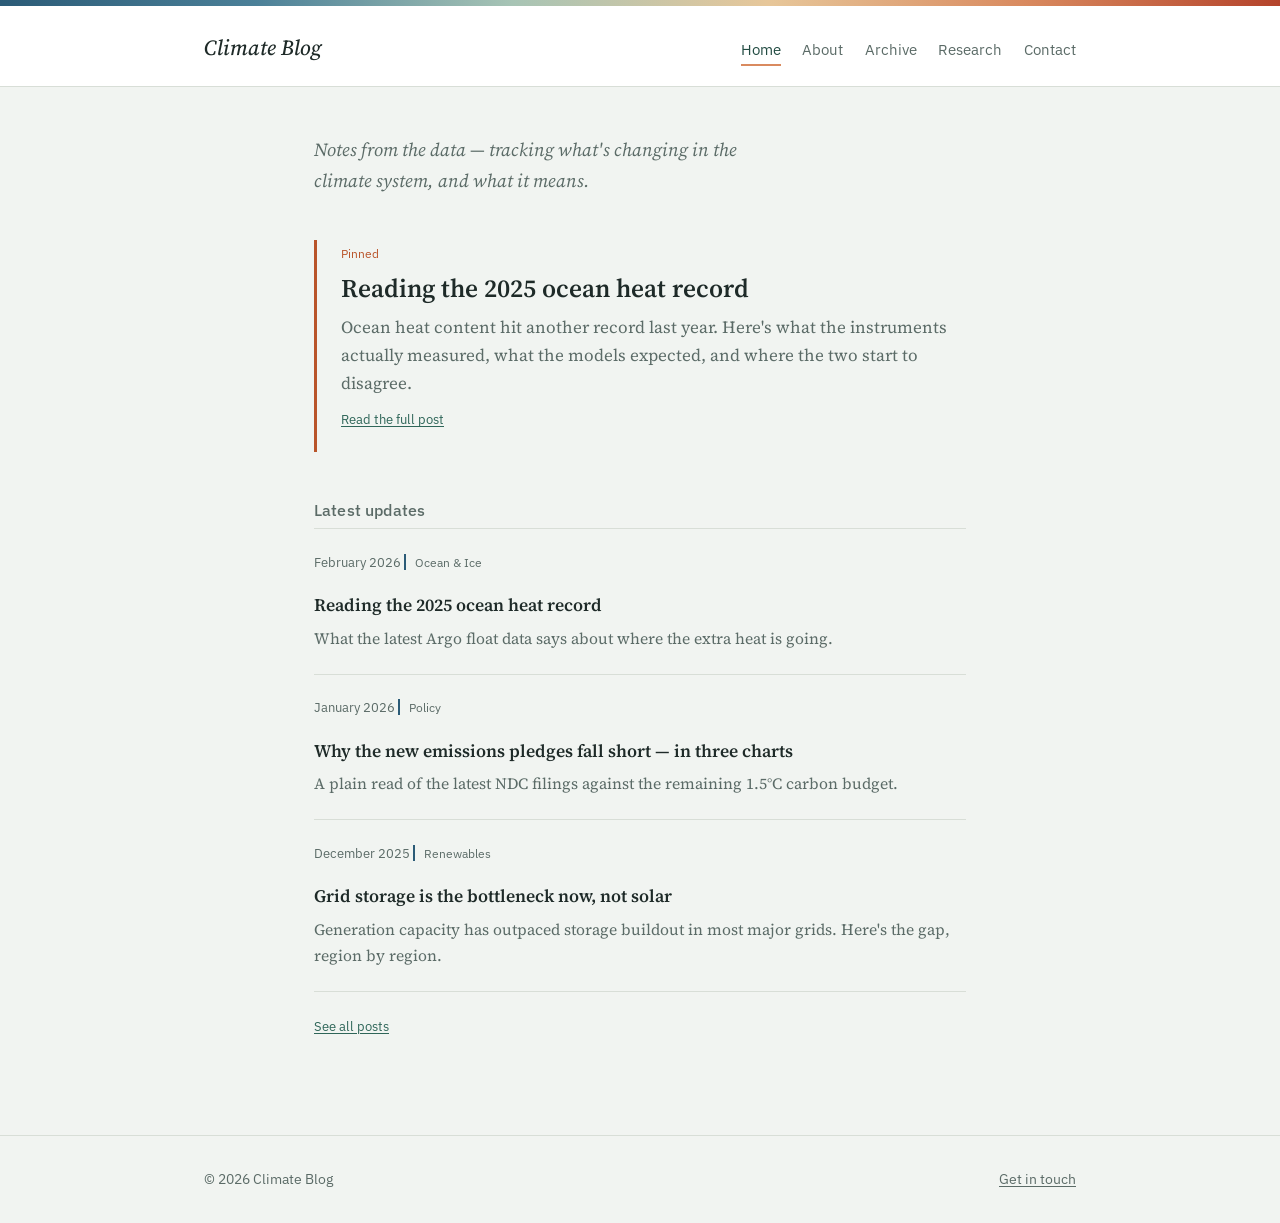
<file: index.html>
<!DOCTYPE html>
<html lang="en">
<head>
<meta charset="UTF-8">
<meta name="viewport" content="width=device-width, initial-scale=1.0">
<title>Climate Blog — Home</title>
<meta name="description" content="Research notes and commentary on climate science, tracked over time.">
<link rel="stylesheet" href="styles.css">
</head>
<body>

<div class="stripe-bar" aria-hidden="true"></div>

<header class="site-header">
  <div class="header-inner">
    <a class="wordmark" href="index.html">Climate Blog</a>
    <nav class="site-nav" aria-label="Primary">
      <a href="index.html" aria-current="page">Home</a>
      <a href="about.html">About</a>
      <a href="blog.html">Archive</a>
      <a href="research.html">Research</a>
      <a href="contact.html">Contact</a>
    </nav>
  </div>
</header>

<main>

  <p class="lede">Notes from the data — tracking what's changing in the climate system, and what it means.</p>

  <section aria-labelledby="featured-heading">
    <div class="featured">
      <p class="eyebrow-plain" id="featured-heading">Pinned</p>
      <h2><a href="posts/sample-post.html" style="color:inherit; text-decoration:none;">Reading the 2025 ocean heat record</a></h2>
      <p class="excerpt">Ocean heat content hit another record last year. Here's what the instruments actually measured, what the models expected, and where the two start to disagree.</p>
      <p class="meta"><a href="posts/sample-post.html">Read the full post</a></p>
    </div>
  </section>

  <section aria-labelledby="updates-heading">
    <h2 id="updates-heading" style="font-size:1rem; font-family:var(--sans); text-transform:none; color:var(--ink-muted); font-weight:500; letter-spacing:0.01em; margin-bottom:0.5rem;">Latest updates</h2>

    <ul class="post-list">
      <li>
        <p class="meta">February 2026 <span class="tag">Ocean &amp; Ice</span></p>
        <h3><a href="posts/sample-post.html">Reading the 2025 ocean heat record</a></h3>
        <p class="excerpt">What the latest Argo float data says about where the extra heat is going.</p>
      </li>
      <li>
        <p class="meta">January 2026 <span class="tag">Policy</span></p>
        <h3><a href="blog.html">Why the new emissions pledges fall short — in three charts</a></h3>
        <p class="excerpt">A plain read of the latest NDC filings against the remaining 1.5°C carbon budget.</p>
      </li>
      <li>
        <p class="meta">December 2025 <span class="tag">Renewables</span></p>
        <h3><a href="blog.html">Grid storage is the bottleneck now, not solar</a></h3>
        <p class="excerpt">Generation capacity has outpaced storage buildout in most major grids. Here's the gap, region by region.</p>
      </li>
    </ul>

    <p class="meta" style="margin-top:1.5rem;"><a href="blog.html">See all posts</a></p>
  </section>

</main>

<footer class="site-footer">
  <div class="footer-inner">
    <span>© 2026 Climate Blog</span>
    <span><a href="contact.html">Get in touch</a></span>
  </div>
</footer>

</body>
</html>
</file>
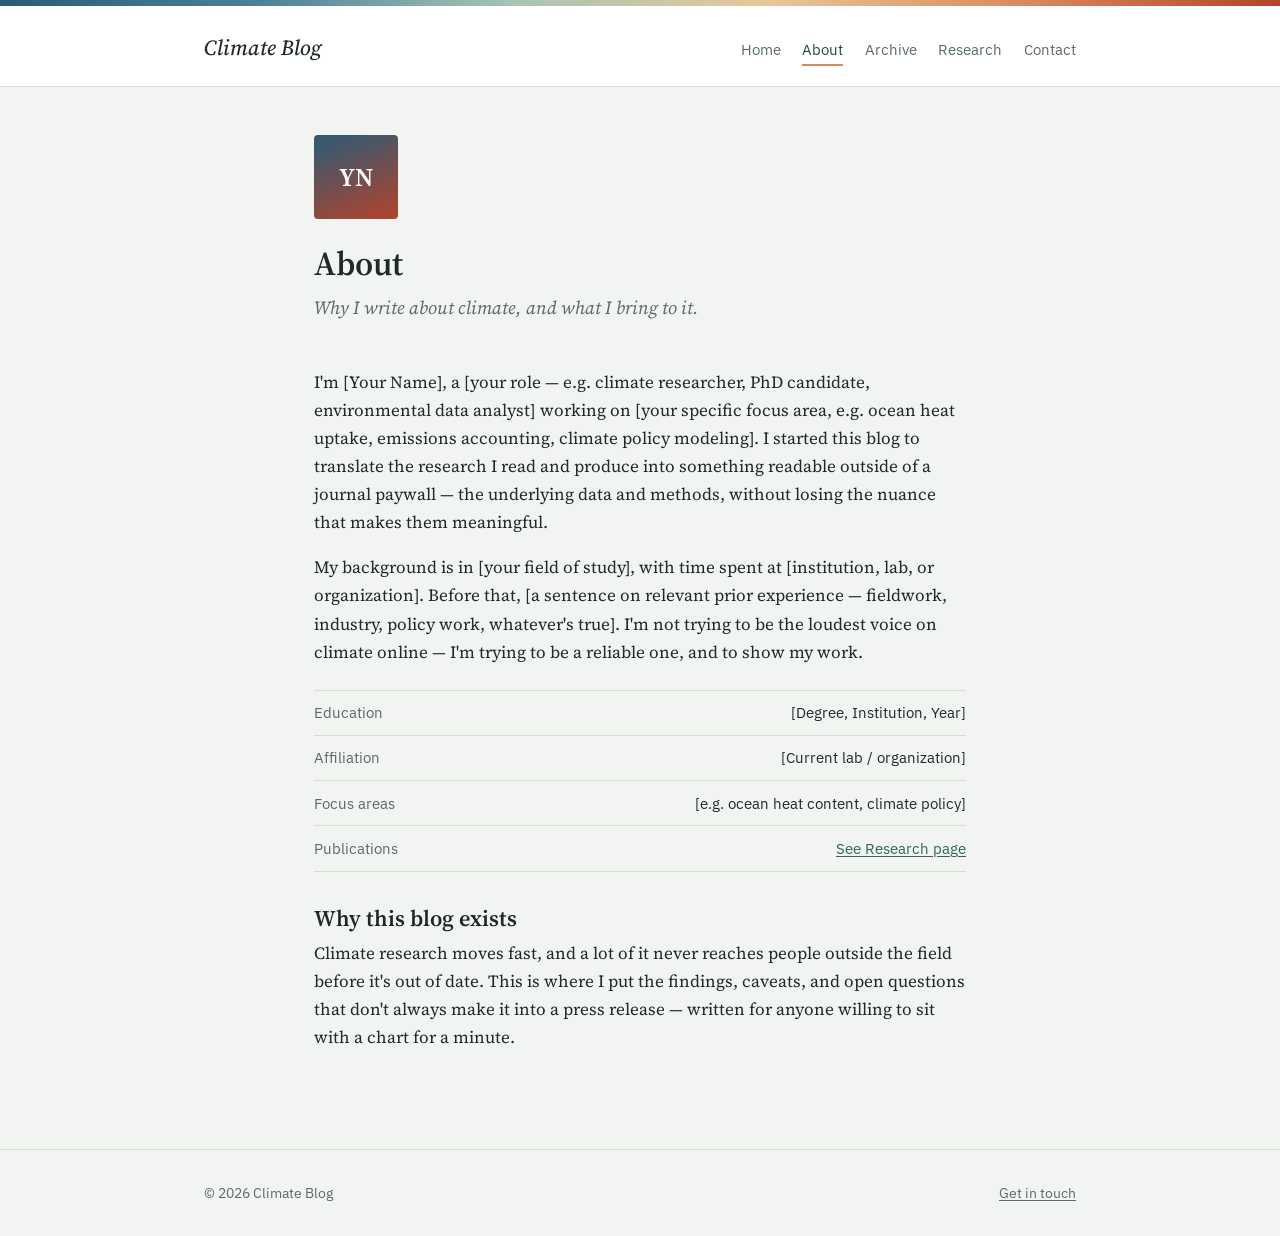
<file: about.html>
<!DOCTYPE html>
<html lang="en">
<head>
<meta charset="UTF-8">
<meta name="viewport" content="width=device-width, initial-scale=1.0">
<title>About — Climate Blog</title>
<meta name="description" content="Background and credentials behind this climate research blog.">
<link rel="stylesheet" href="styles.css">
</head>
<body>

<div class="stripe-bar" aria-hidden="true"></div>

<header class="site-header">
  <div class="header-inner">
    <a class="wordmark" href="index.html">Climate Blog</a>
    <nav class="site-nav" aria-label="Primary">
      <a href="index.html">Home</a>
      <a href="about.html" aria-current="page">About</a>
      <a href="blog.html">Archive</a>
      <a href="research.html">Research</a>
      <a href="contact.html">Contact</a>
    </nav>
  </div>
</header>

<main>

  <div class="avatar-block" aria-hidden="true">YN</div>

  <h1>About</h1>
  <p class="lede">Why I write about climate, and what I bring to it.</p>

  <p>I'm [Your Name], a [your role — e.g. climate researcher, PhD candidate, environmental data analyst] working on [your specific focus area, e.g. ocean heat uptake, emissions accounting, climate policy modeling]. I started this blog to translate the research I read and produce into something readable outside of a journal paywall — the underlying data and methods, without losing the nuance that makes them meaningful.</p>

  <p>My background is in [your field of study], with time spent at [institution, lab, or organization]. Before that, [a sentence on relevant prior experience — fieldwork, industry, policy work, whatever's true]. I'm not trying to be the loudest voice on climate online — I'm trying to be a reliable one, and to show my work.</p>

  <ul class="credentials">
    <li><span class="label">Education</span><span>[Degree, Institution, Year]</span></li>
    <li><span class="label">Affiliation</span><span>[Current lab / organization]</span></li>
    <li><span class="label">Focus areas</span><span>[e.g. ocean heat content, climate policy]</span></li>
    <li><span class="label">Publications</span><span><a href="research.html">See Research page</a></span></li>
  </ul>

  <h2>Why this blog exists</h2>
  <p>Climate research moves fast, and a lot of it never reaches people outside the field before it's out of date. This is where I put the findings, caveats, and open questions that don't always make it into a press release — written for anyone willing to sit with a chart for a minute.</p>

</main>

<footer class="site-footer">
  <div class="footer-inner">
    <span>© 2026 Climate Blog</span>
    <span><a href="contact.html">Get in touch</a></span>
  </div>
</footer>

</body>
</html>
</file>
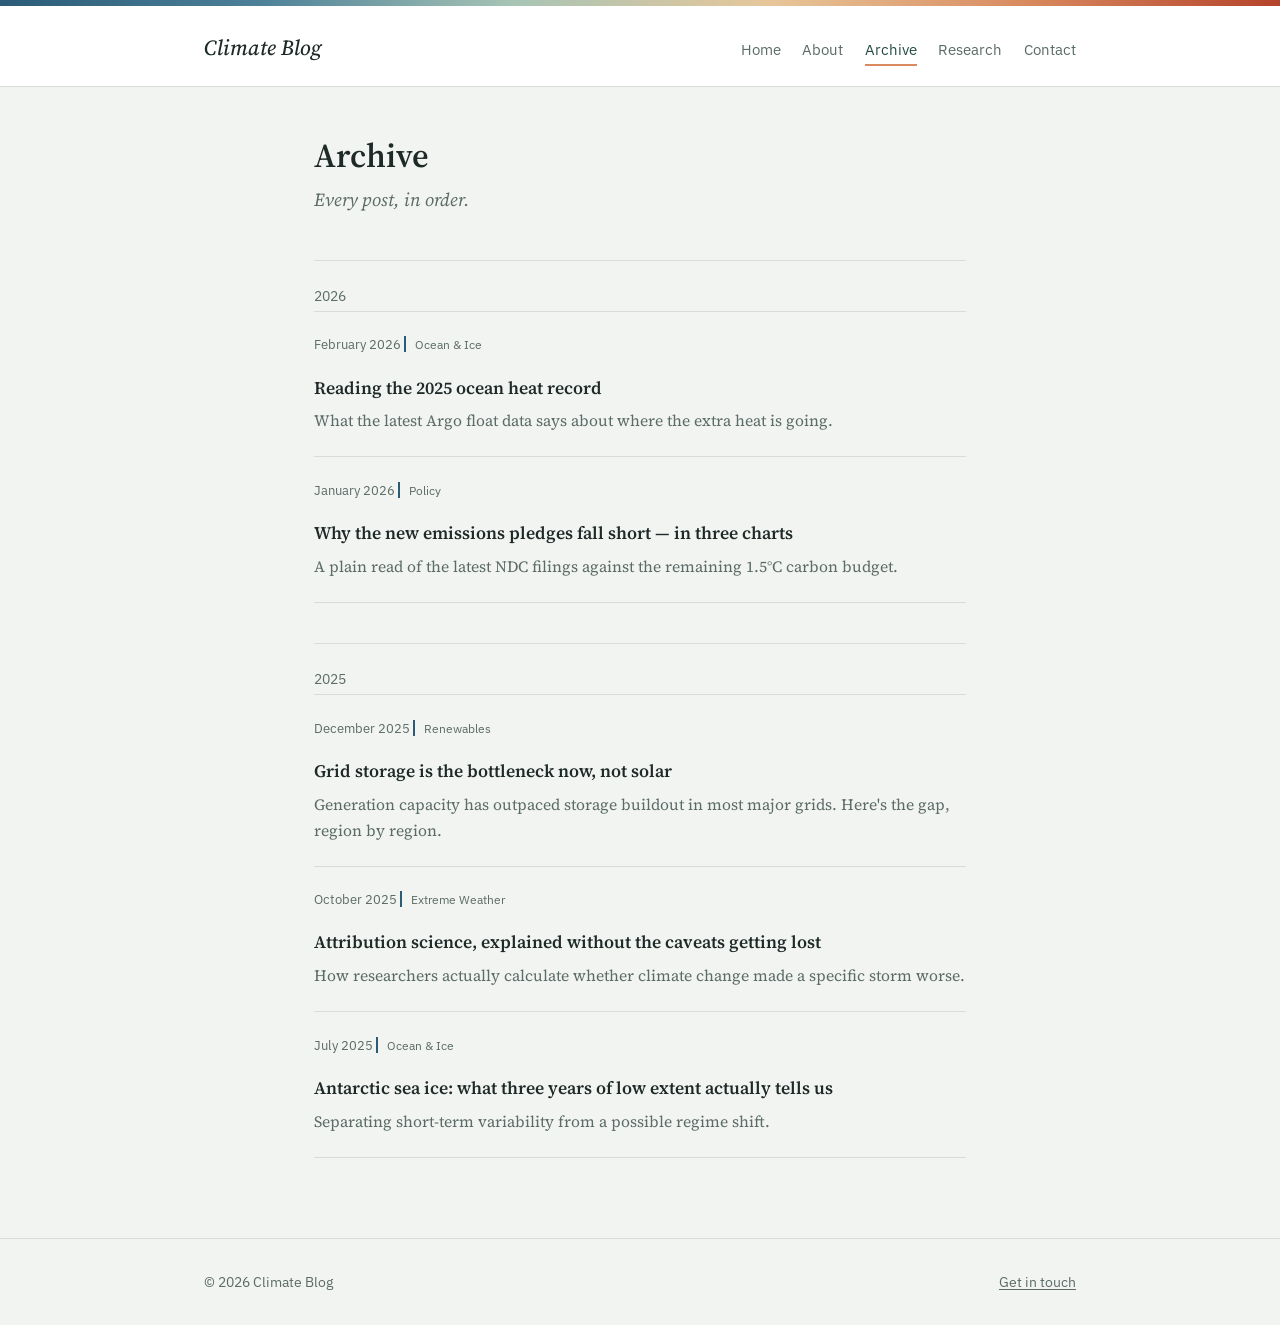
<file: blog.html>
<!DOCTYPE html>
<html lang="en">
<head>
<meta charset="UTF-8">
<meta name="viewport" content="width=device-width, initial-scale=1.0">
<title>Archive — Climate Blog</title>
<meta name="description" content="All posts, organized by date.">
<link rel="stylesheet" href="styles.css">
</head>
<body>

<div class="stripe-bar" aria-hidden="true"></div>

<header class="site-header">
  <div class="header-inner">
    <a class="wordmark" href="index.html">Climate Blog</a>
    <nav class="site-nav" aria-label="Primary">
      <a href="index.html">Home</a>
      <a href="about.html">About</a>
      <a href="blog.html" aria-current="page">Archive</a>
      <a href="research.html">Research</a>
      <a href="contact.html">Contact</a>
    </nav>
  </div>
</header>

<main>

  <h1>Archive</h1>
  <p class="lede">Every post, in order.</p>

  <p class="year-heading">2026</p>
  <ul class="post-list">
    <li>
      <p class="meta">February 2026 <span class="tag">Ocean &amp; Ice</span></p>
      <h3><a href="posts/sample-post.html">Reading the 2025 ocean heat record</a></h3>
      <p class="excerpt">What the latest Argo float data says about where the extra heat is going.</p>
    </li>
    <li>
      <p class="meta">January 2026 <span class="tag">Policy</span></p>
      <h3><a href="#">Why the new emissions pledges fall short — in three charts</a></h3>
      <p class="excerpt">A plain read of the latest NDC filings against the remaining 1.5°C carbon budget.</p>
    </li>
  </ul>

  <p class="year-heading">2025</p>
  <ul class="post-list">
    <li>
      <p class="meta">December 2025 <span class="tag">Renewables</span></p>
      <h3><a href="#">Grid storage is the bottleneck now, not solar</a></h3>
      <p class="excerpt">Generation capacity has outpaced storage buildout in most major grids. Here's the gap, region by region.</p>
    </li>
    <li>
      <p class="meta">October 2025 <span class="tag">Extreme Weather</span></p>
      <h3><a href="#">Attribution science, explained without the caveats getting lost</a></h3>
      <p class="excerpt">How researchers actually calculate whether climate change made a specific storm worse.</p>
    </li>
    <li>
      <p class="meta">July 2025 <span class="tag">Ocean &amp; Ice</span></p>
      <h3><a href="#">Antarctic sea ice: what three years of low extent actually tells us</a></h3>
      <p class="excerpt">Separating short-term variability from a possible regime shift.</p>
    </li>
  </ul>

</main>

<footer class="site-footer">
  <div class="footer-inner">
    <span>© 2026 Climate Blog</span>
    <span><a href="contact.html">Get in touch</a></span>
  </div>
</footer>

</body>
</html>
</file>
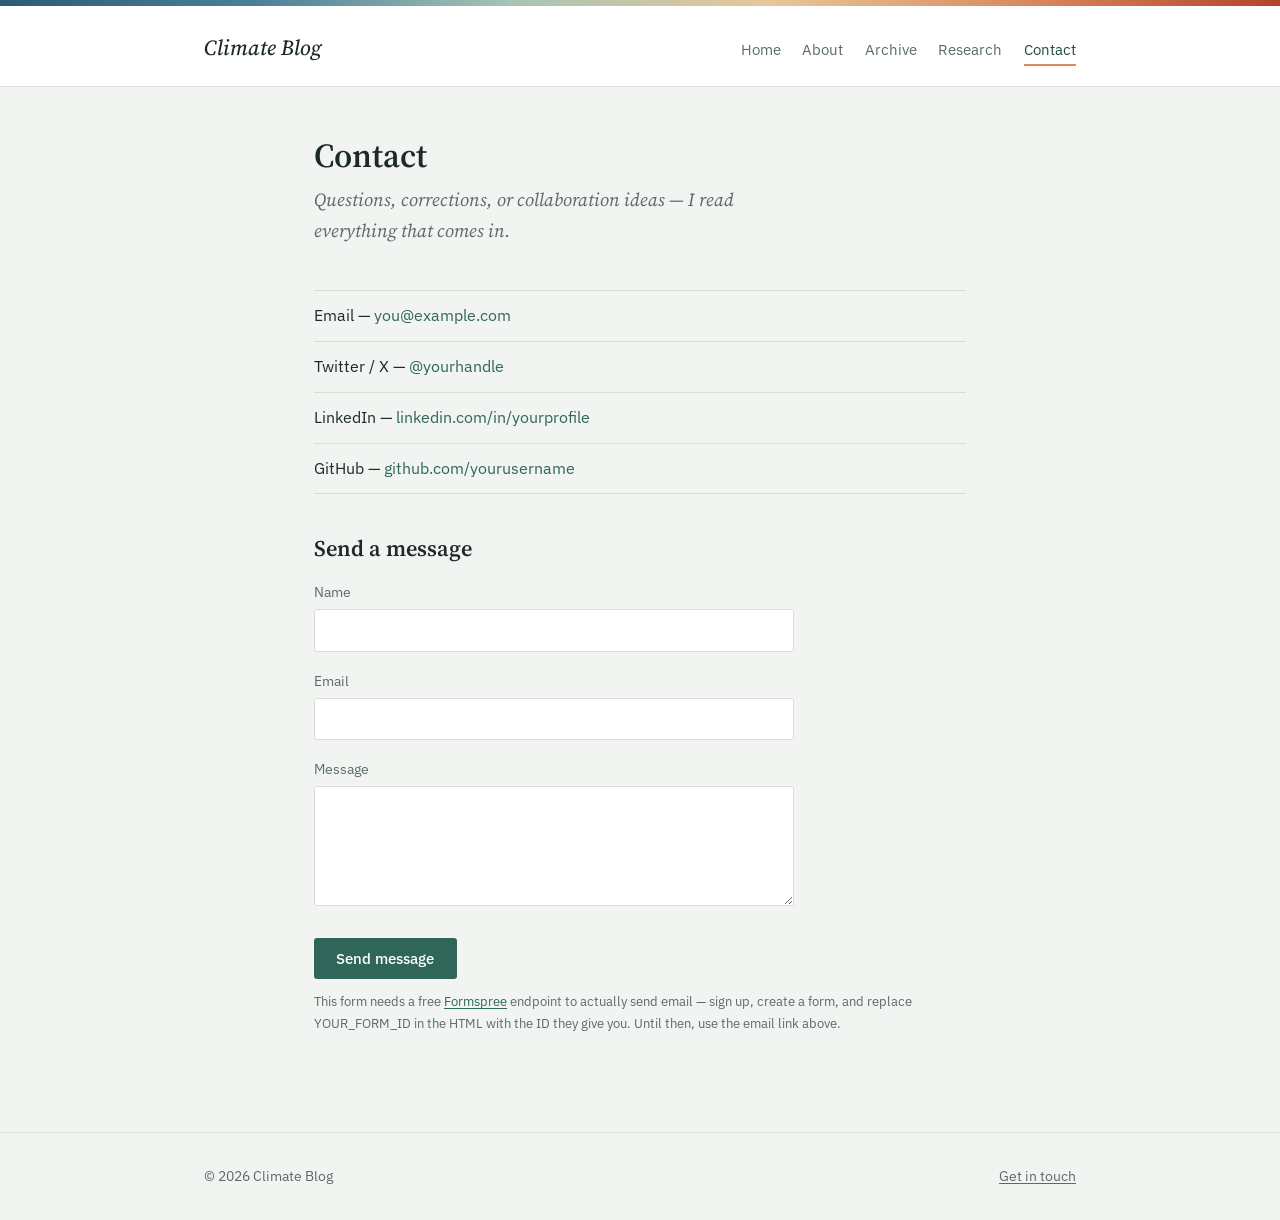
<file: contact.html>
<!DOCTYPE html>
<html lang="en">
<head>
<meta charset="UTF-8">
<meta name="viewport" content="width=device-width, initial-scale=1.0">
<title>Contact — Climate Blog</title>
<meta name="description" content="Get in touch — email, social links, and a contact form.">
<link rel="stylesheet" href="styles.css">
</head>
<body>

<div class="stripe-bar" aria-hidden="true"></div>

<header class="site-header">
  <div class="header-inner">
    <a class="wordmark" href="index.html">Climate Blog</a>
    <nav class="site-nav" aria-label="Primary">
      <a href="index.html">Home</a>
      <a href="about.html">About</a>
      <a href="blog.html">Archive</a>
      <a href="research.html">Research</a>
      <a href="contact.html" aria-current="page">Contact</a>
    </nav>
  </div>
</header>

<main>

  <h1>Contact</h1>
  <p class="lede">Questions, corrections, or collaboration ideas — I read everything that comes in.</p>

  <ul class="contact-links">
    <li>Email — <a href="mailto:you@example.com">you@example.com</a></li>
    <li>Twitter / X — <a href="https://twitter.com/yourhandle">@yourhandle</a></li>
    <li>LinkedIn — <a href="https://linkedin.com/in/yourprofile">linkedin.com/in/yourprofile</a></li>
    <li>GitHub — <a href="https://github.com/yourusername">github.com/yourusername</a></li>
  </ul>

  <h2>Send a message</h2>
  <form class="contact-form" action="https://formspree.io/f/YOUR_FORM_ID" method="POST">
    <label for="name">Name</label>
    <input type="text" id="name" name="name" required>

    <label for="email">Email</label>
    <input type="email" id="email" name="_replyto" required>

    <label for="message">Message</label>
    <textarea id="message" name="message" required></textarea>

    <button type="submit">Send message</button>
  </form>
  <p class="form-note">This form needs a free <a href="https://formspree.io">Formspree</a> endpoint to actually send email — sign up, create a form, and replace YOUR_FORM_ID in the HTML with the ID they give you. Until then, use the email link above.</p>

</main>

<footer class="site-footer">
  <div class="footer-inner">
    <span>© 2026 Climate Blog</span>
    <span><a href="contact.html">Get in touch</a></span>
  </div>
</footer>

</body>
</html>
</file>
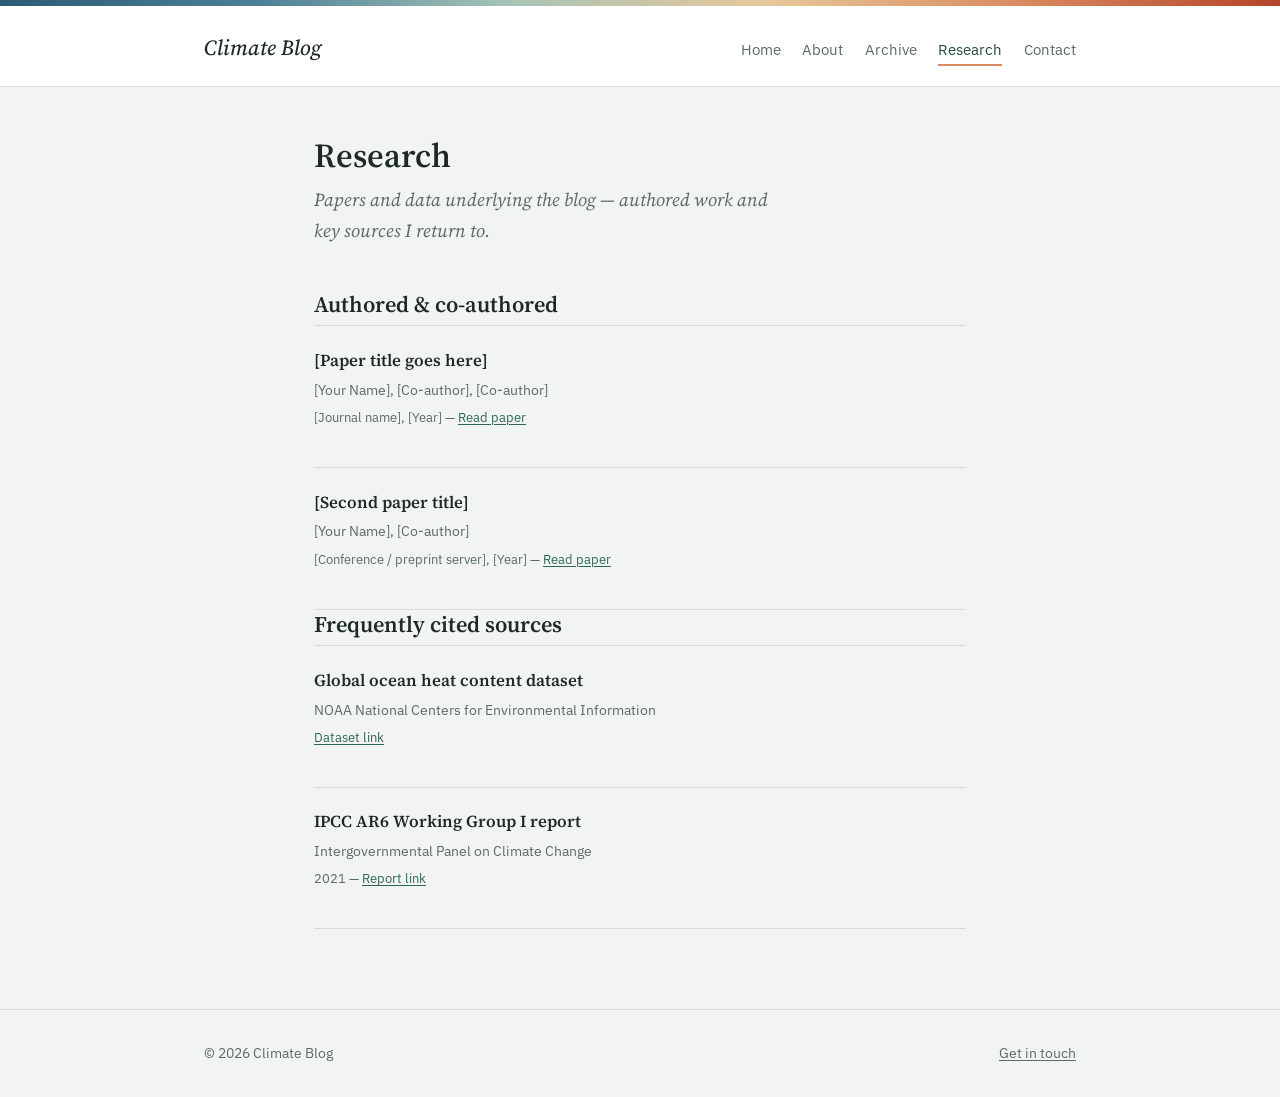
<file: research.html>
<!DOCTYPE html>
<html lang="en">
<head>
<meta charset="UTF-8">
<meta name="viewport" content="width=device-width, initial-scale=1.0">
<title>Research — Climate Blog</title>
<meta name="description" content="Papers, studies, and data referenced or authored.">
<link rel="stylesheet" href="styles.css">
</head>
<body>

<div class="stripe-bar" aria-hidden="true"></div>

<header class="site-header">
  <div class="header-inner">
    <a class="wordmark" href="index.html">Climate Blog</a>
    <nav class="site-nav" aria-label="Primary">
      <a href="index.html">Home</a>
      <a href="about.html">About</a>
      <a href="blog.html">Archive</a>
      <a href="research.html" aria-current="page">Research</a>
      <a href="contact.html">Contact</a>
    </nav>
  </div>
</header>

<main>

  <h1>Research</h1>
  <p class="lede">Papers and data underlying the blog — authored work and key sources I return to.</p>

  <h2>Authored &amp; co-authored</h2>
  <ul class="pub-list">
    <li>
      <p class="pub-title">[Paper title goes here]</p>
      <p class="pub-authors">[Your Name], [Co-author], [Co-author]</p>
      <p class="pub-venue">[Journal name], [Year] — <a href="#">Read paper</a></p>
    </li>
    <li>
      <p class="pub-title">[Second paper title]</p>
      <p class="pub-authors">[Your Name], [Co-author]</p>
      <p class="pub-venue">[Conference / preprint server], [Year] — <a href="#">Read paper</a></p>
    </li>
  </ul>

  <h2>Frequently cited sources</h2>
  <ul class="pub-list">
    <li>
      <p class="pub-title">Global ocean heat content dataset</p>
      <p class="pub-authors">NOAA National Centers for Environmental Information</p>
      <p class="pub-venue"><a href="#">Dataset link</a></p>
    </li>
    <li>
      <p class="pub-title">IPCC AR6 Working Group I report</p>
      <p class="pub-authors">Intergovernmental Panel on Climate Change</p>
      <p class="pub-venue">2021 — <a href="#">Report link</a></p>
    </li>
  </ul>

</main>

<footer class="site-footer">
  <div class="footer-inner">
    <span>© 2026 Climate Blog</span>
    <span><a href="contact.html">Get in touch</a></span>
  </div>
</footer>

</body>
</html>
</file>
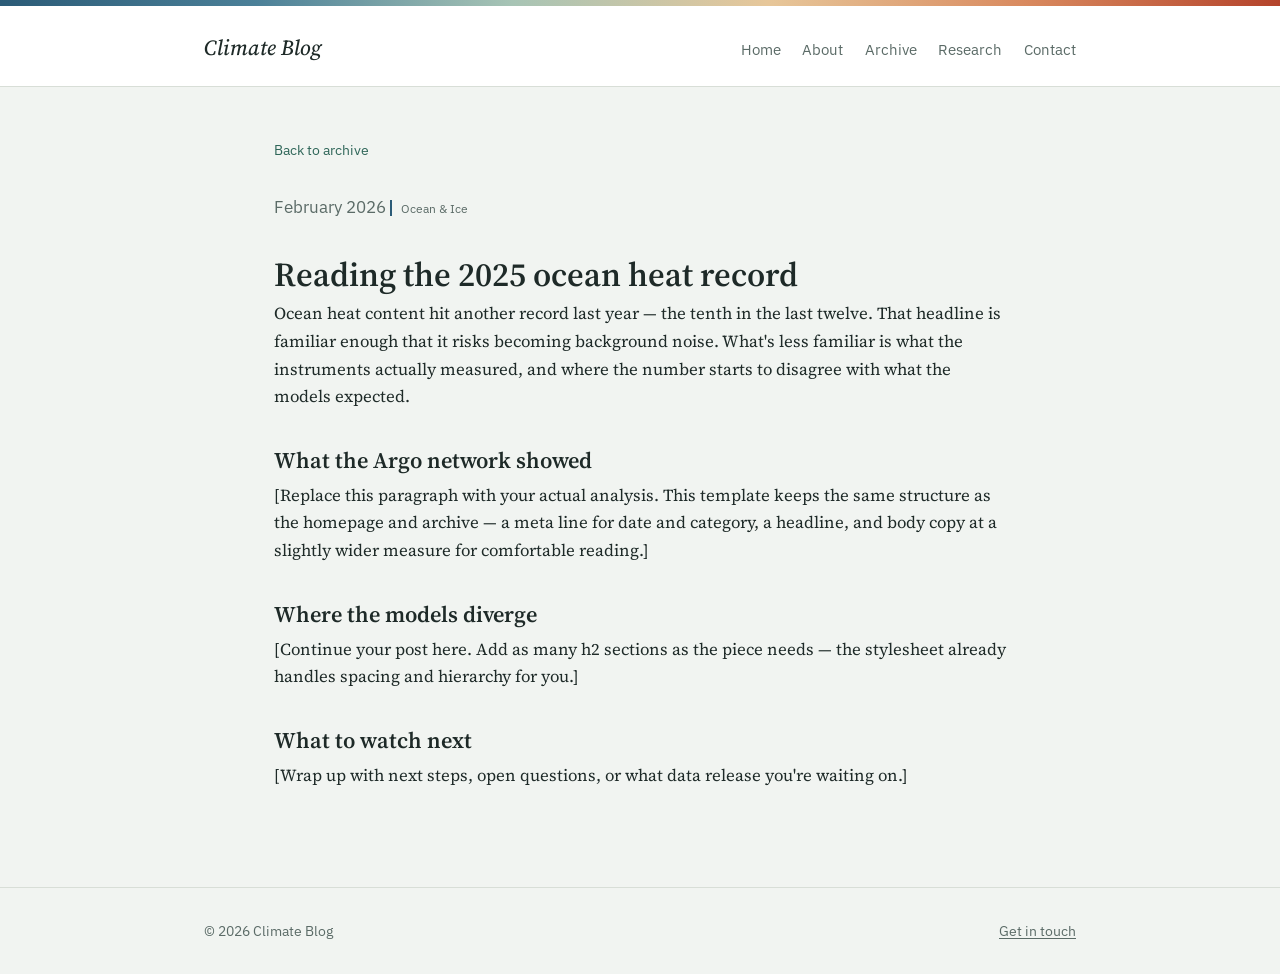
<file: posts/sample-post.html>
<!DOCTYPE html>
<html lang="en">
<head>
<meta charset="UTF-8">
<meta name="viewport" content="width=device-width, initial-scale=1.0">
<title>Reading the 2025 ocean heat record — Climate Blog</title>
<meta name="description" content="What the latest Argo float data says about where the extra heat is going.">
<link rel="stylesheet" href="../styles.css">
</head>
<body>

<div class="stripe-bar" aria-hidden="true"></div>

<header class="site-header">
  <div class="header-inner">
    <a class="wordmark" href="../index.html">Climate Blog</a>
    <nav class="site-nav" aria-label="Primary">
      <a href="../index.html">Home</a>
      <a href="../about.html">About</a>
      <a href="../blog.html">Archive</a>
      <a href="../research.html">Research</a>
      <a href="../contact.html">Contact</a>
    </nav>
  </div>
</header>

<main class="wide">

  <a class="back-link" href="../blog.html">Back to archive</a>

  <article class="post">
    <p class="meta">February 2026 <span class="tag">Ocean &amp; Ice</span></p>
    <h1>Reading the 2025 ocean heat record</h1>

    <p>Ocean heat content hit another record last year — the tenth in the last twelve. That headline is familiar enough that it risks becoming background noise. What's less familiar is what the instruments actually measured, and where the number starts to disagree with what the models expected.</p>

    <h2>What the Argo network showed</h2>
    <p>[Replace this paragraph with your actual analysis. This template keeps the same structure as the homepage and archive — a meta line for date and category, a headline, and body copy at a slightly wider measure for comfortable reading.]</p>

    <h2>Where the models diverge</h2>
    <p>[Continue your post here. Add as many h2 sections as the piece needs — the stylesheet already handles spacing and hierarchy for you.]</p>

    <h2>What to watch next</h2>
    <p>[Wrap up with next steps, open questions, or what data release you're waiting on.]</p>
  </article>

</main>

<footer class="site-footer">
  <div class="footer-inner">
    <span>© 2026 Climate Blog</span>
    <span><a href="../contact.html">Get in touch</a></span>
  </div>
</footer>

</body>
</html>
</file>
<file: styles.css>
/* ===========================================================
   Climate Blog — shared stylesheet
   =========================================================== */

@import url('https://fonts.googleapis.com/css2?family=Source+Serif+4:ital,opsz,wght@0,8..60,400;0,8..60,500;0,8..60,600;1,8..60,400&family=IBM+Plex+Sans:wght@400;500;600&display=swap');

:root {
  --paper: #F1F4F1;
  --paper-raised: #FFFFFF;
  --ink: #1E2A28;
  --ink-muted: #5B6B67;
  --accent: #2F6659;
  --accent-dark: #234C43;
  --clay: #B9542A;
  --line: #D8DED7;

  --stripe-1: #2B5B77;
  --stripe-2: #4B8098;
  --stripe-3: #A7C4B5;
  --stripe-4: #E7C79A;
  --stripe-5: #D98A5F;
  --stripe-6: #B4432B;

  --serif: 'Source Serif 4', Georgia, 'Times New Roman', serif;
  --sans: 'IBM Plex Sans', system-ui, -apple-system, 'Segoe UI', sans-serif;

  --measure: 700px;
}

* { box-sizing: border-box; }

html {
  -webkit-text-size-adjust: 100%;
}

body {
  margin: 0;
  background: var(--paper);
  color: var(--ink);
  font-family: var(--serif);
  font-size: 1.0625rem;
  line-height: 1.65;
  -webkit-font-smoothing: antialiased;
}

a {
  color: var(--accent);
  text-decoration-thickness: 1px;
  text-underline-offset: 2px;
}
a:hover { color: var(--accent-dark); }
a:focus-visible, button:focus-visible, input:focus-visible, textarea:focus-visible {
  outline: 2px solid var(--stripe-1);
  outline-offset: 2px;
}

@media (prefers-reduced-motion: reduce) {
  * { animation: none !important; transition: none !important; }
}

/* -----------------------------------------------------------
   Warming-stripe bar — the one recurring graphic motif
   ----------------------------------------------------------- */
.stripe-bar {
  height: 6px;
  width: 100%;
  background: linear-gradient(
    to right,
    var(--stripe-1), var(--stripe-2), var(--stripe-3),
    var(--stripe-4), var(--stripe-5), var(--stripe-6)
  );
}

/* -----------------------------------------------------------
   Header / nav
   ----------------------------------------------------------- */
header.site-header {
  border-bottom: 1px solid var(--line);
  background: var(--paper-raised);
}

.header-inner {
  max-width: 920px;
  margin: 0 auto;
  padding: 1.5rem 1.5rem 1.25rem;
  display: flex;
  flex-wrap: wrap;
  align-items: baseline;
  justify-content: space-between;
  gap: 0.75rem 1.5rem;
}

.wordmark {
  font-family: var(--serif);
  font-style: italic;
  font-weight: 500;
  font-size: 1.35rem;
  color: var(--ink);
  text-decoration: none;
}
.wordmark:hover { color: var(--ink); }

nav.site-nav {
  font-family: var(--sans);
  font-size: 0.92rem;
  display: flex;
  gap: 1.35rem;
}
nav.site-nav a {
  color: var(--ink-muted);
  text-decoration: none;
}
nav.site-nav a:hover,
nav.site-nav a[aria-current="page"] {
  color: var(--accent-dark);
}
nav.site-nav a[aria-current="page"] {
  border-bottom: 2px solid var(--stripe-5);
  padding-bottom: 2px;
}

/* -----------------------------------------------------------
   Main content wrapper
   ----------------------------------------------------------- */
main {
  max-width: var(--measure);
  margin: 0 auto;
  padding: 3rem 1.5rem 5rem;
}

main.wide {
  max-width: 780px;
}

h1 {
  font-family: var(--serif);
  font-weight: 600;
  font-size: 2.1rem;
  line-height: 1.2;
  margin: 0 0 0.6rem;
}

h2 {
  font-family: var(--serif);
  font-weight: 600;
  font-size: 1.4rem;
  line-height: 1.3;
  margin: 0 0 0.4rem;
}

h3 {
  font-family: var(--serif);
  font-weight: 600;
  font-size: 1.1rem;
  margin: 0 0 0.3rem;
}

p { margin: 0 0 1.1rem; }

.lede {
  font-family: var(--serif);
  font-style: italic;
  color: var(--ink-muted);
  font-size: 1.15rem;
  max-width: 46ch;
  margin: 0 0 2.75rem;
}

.meta {
  font-family: var(--sans);
  font-size: 0.82rem;
  color: var(--ink-muted);
}

.tag {
  font-family: var(--sans);
  font-size: 0.78rem;
  color: var(--ink-muted);
  padding-left: 0.55rem;
  border-left: 2px solid var(--stripe-1);
}

/* -----------------------------------------------------------
   Featured / pinned post
   ----------------------------------------------------------- */
.featured {
  border-left: 3px solid var(--clay);
  padding: 0.2rem 0 0.2rem 1.5rem;
  margin: 0 0 3rem;
}
.featured .eyebrow-plain {
  font-family: var(--sans);
  font-size: 0.78rem;
  color: var(--clay);
  margin: 0 0 0.5rem;
}
.featured h2 { font-size: 1.6rem; }
.featured p.excerpt {
  color: var(--ink-muted);
  margin: 0.5rem 0 0.75rem;
}

/* -----------------------------------------------------------
   Post lists (Latest updates, Archive)
   ----------------------------------------------------------- */
.post-list {
  list-style: none;
  margin: 0;
  padding: 0;
}

.post-list li {
  border-top: 1px solid var(--line);
  padding: 1.4rem 0;
}
.post-list li:last-child { border-bottom: 1px solid var(--line); }

.post-list h3 {
  margin: 0.15rem 0 0.35rem;
}
.post-list h3 a {
  color: var(--ink);
  text-decoration: none;
}
.post-list h3 a:hover {
  color: var(--accent-dark);
  text-decoration: underline;
}

.post-list p.excerpt {
  margin: 0;
  color: var(--ink-muted);
  font-size: 0.98rem;
}

.year-heading {
  font-family: var(--sans);
  font-size: 0.85rem;
  color: var(--ink-muted);
  margin: 2.5rem 0 0.25rem;
  padding-top: 1.5rem;
  border-top: 1px solid var(--line);
}
.year-heading:first-of-type {
  margin-top: 0;
  padding-top: 0;
  border-top: none;
}

/* -----------------------------------------------------------
   About page
   ----------------------------------------------------------- */
.avatar-block {
  width: 84px;
  height: 84px;
  border-radius: 4px;
  background: linear-gradient(160deg, var(--stripe-1), var(--stripe-6));
  color: #fff;
  font-family: var(--serif);
  font-weight: 600;
  font-size: 1.6rem;
  display: flex;
  align-items: center;
  justify-content: center;
  margin-bottom: 1.5rem;
}

.credentials {
  list-style: none;
  padding: 0;
  margin: 1.5rem 0 2rem;
  font-family: var(--sans);
  font-size: 0.95rem;
}
.credentials li {
  padding: 0.6rem 0;
  border-top: 1px solid var(--line);
  display: flex;
  justify-content: space-between;
  gap: 1rem;
}
.credentials li:last-child { border-bottom: 1px solid var(--line); }
.credentials .label { color: var(--ink-muted); }

/* -----------------------------------------------------------
   Research / publications
   ----------------------------------------------------------- */
.pub-list {
  list-style: none;
  margin: 0;
  padding: 0;
}
.pub-list li {
  border-top: 1px solid var(--line);
  padding: 1.3rem 0;
}
.pub-list li:last-child { border-bottom: 1px solid var(--line); }
.pub-list .pub-title {
  font-family: var(--serif);
  font-weight: 600;
  font-size: 1.05rem;
  margin: 0 0 0.25rem;
}
.pub-list .pub-authors {
  font-family: var(--sans);
  font-size: 0.88rem;
  color: var(--ink-muted);
  margin: 0 0 0.3rem;
}
.pub-list .pub-venue {
  font-family: var(--sans);
  font-size: 0.82rem;
  color: var(--ink-muted);
}

/* -----------------------------------------------------------
   Contact page
   ----------------------------------------------------------- */
.contact-links {
  list-style: none;
  padding: 0;
  margin: 1.5rem 0 2.5rem;
}
.contact-links li {
  padding: 0.75rem 0;
  border-top: 1px solid var(--line);
  font-family: var(--sans);
  font-size: 0.98rem;
}
.contact-links li:last-child { border-bottom: 1px solid var(--line); }
.contact-links a { text-decoration: none; }
.contact-links a:hover { text-decoration: underline; }

form.contact-form {
  font-family: var(--sans);
  max-width: 480px;
}
form.contact-form label {
  display: block;
  font-size: 0.85rem;
  color: var(--ink-muted);
  margin: 1.1rem 0 0.35rem;
}
form.contact-form input,
form.contact-form textarea {
  width: 100%;
  padding: 0.65rem 0.75rem;
  border: 1px solid var(--line);
  border-radius: 3px;
  background: var(--paper-raised);
  color: var(--ink);
  font-family: var(--sans);
  font-size: 0.95rem;
}
form.contact-form textarea { resize: vertical; min-height: 120px; }

form.contact-form button {
  margin-top: 1.5rem;
  font-family: var(--sans);
  font-size: 0.92rem;
  font-weight: 500;
  color: #fff;
  background: var(--accent);
  border: none;
  border-radius: 3px;
  padding: 0.7rem 1.4rem;
  cursor: pointer;
}
form.contact-form button:hover { background: var(--accent-dark); }

.form-note {
  font-family: var(--sans);
  font-size: 0.82rem;
  color: var(--ink-muted);
  margin-top: 0.75rem;
}

/* -----------------------------------------------------------
   Single post page
   ----------------------------------------------------------- */
article.post h1 { margin-bottom: 0.4rem; }
article.post .meta { margin-bottom: 2rem; }
article.post p { font-size: 1.05rem; }
article.post h2 { margin-top: 2.2rem; }

.back-link {
  display: inline-block;
  font-family: var(--sans);
  font-size: 0.88rem;
  margin-bottom: 2rem;
  text-decoration: none;
}

/* -----------------------------------------------------------
   Footer
   ----------------------------------------------------------- */
footer.site-footer {
  border-top: 1px solid var(--line);
}
.footer-inner {
  max-width: 920px;
  margin: 0 auto;
  padding: 2rem 1.5rem;
  display: flex;
  flex-wrap: wrap;
  justify-content: space-between;
  gap: 0.75rem 1.5rem;
  font-family: var(--sans);
  font-size: 0.85rem;
  color: var(--ink-muted);
}
.footer-inner a { color: var(--ink-muted); }

/* -----------------------------------------------------------
   Responsive
   ----------------------------------------------------------- */
@media (max-width: 560px) {
  h1 { font-size: 1.7rem; }
  .header-inner { flex-direction: column; align-items: flex-start; }
  nav.site-nav { gap: 1rem; flex-wrap: wrap; }
  .credentials li, .pub-list .pub-title { font-size: 0.92rem; }
}
</file>
